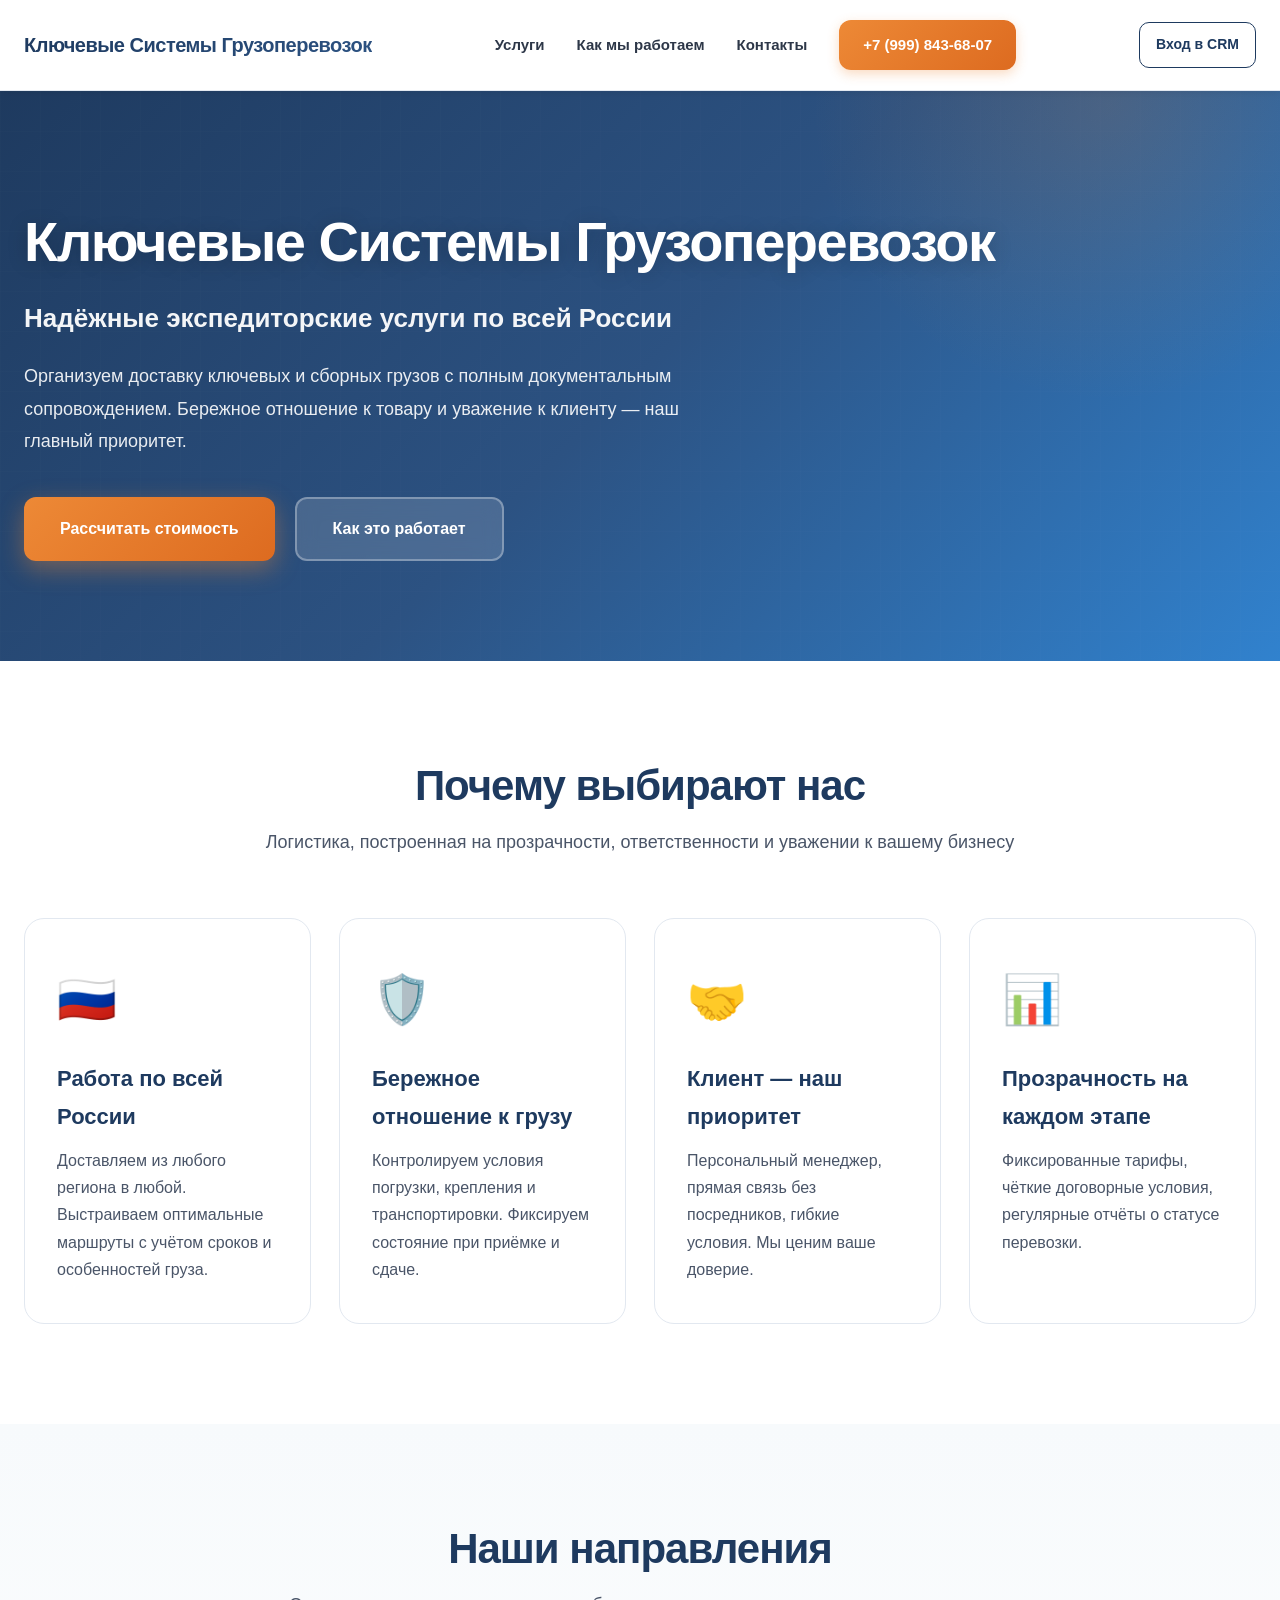
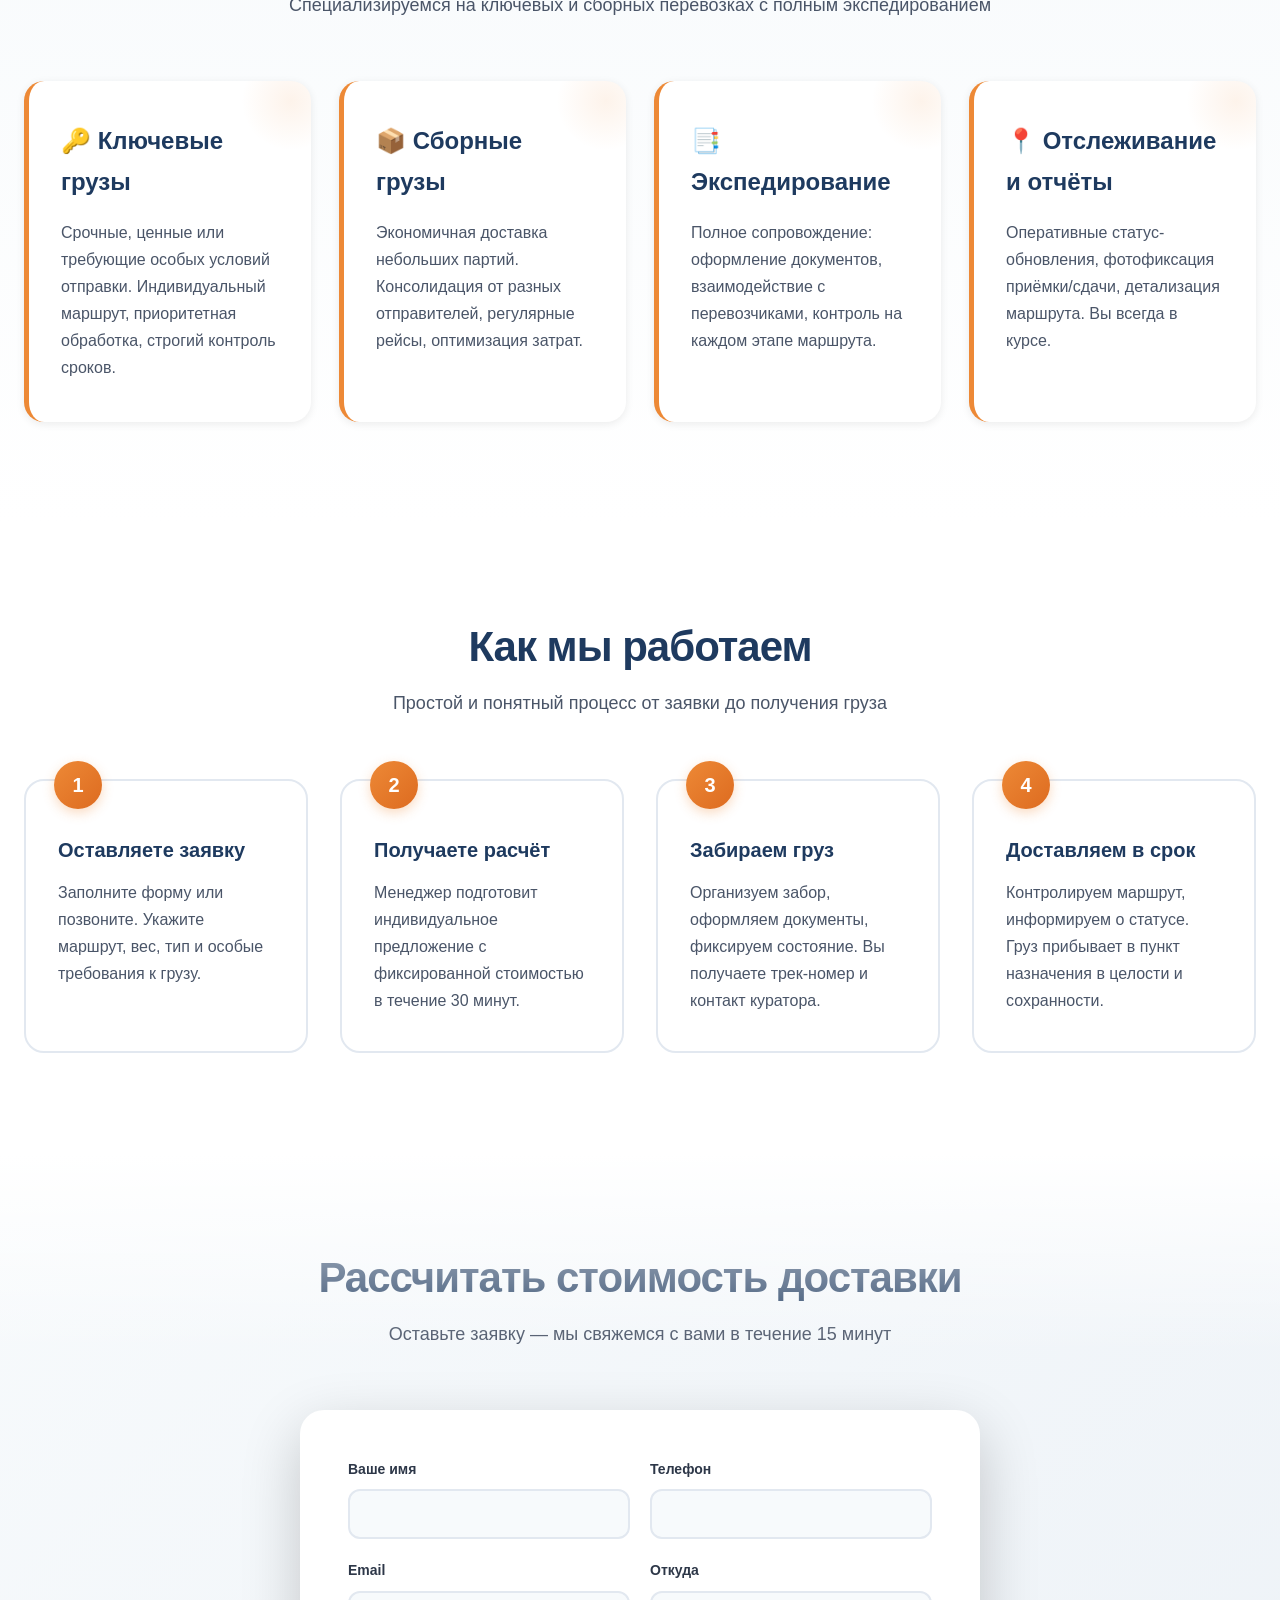
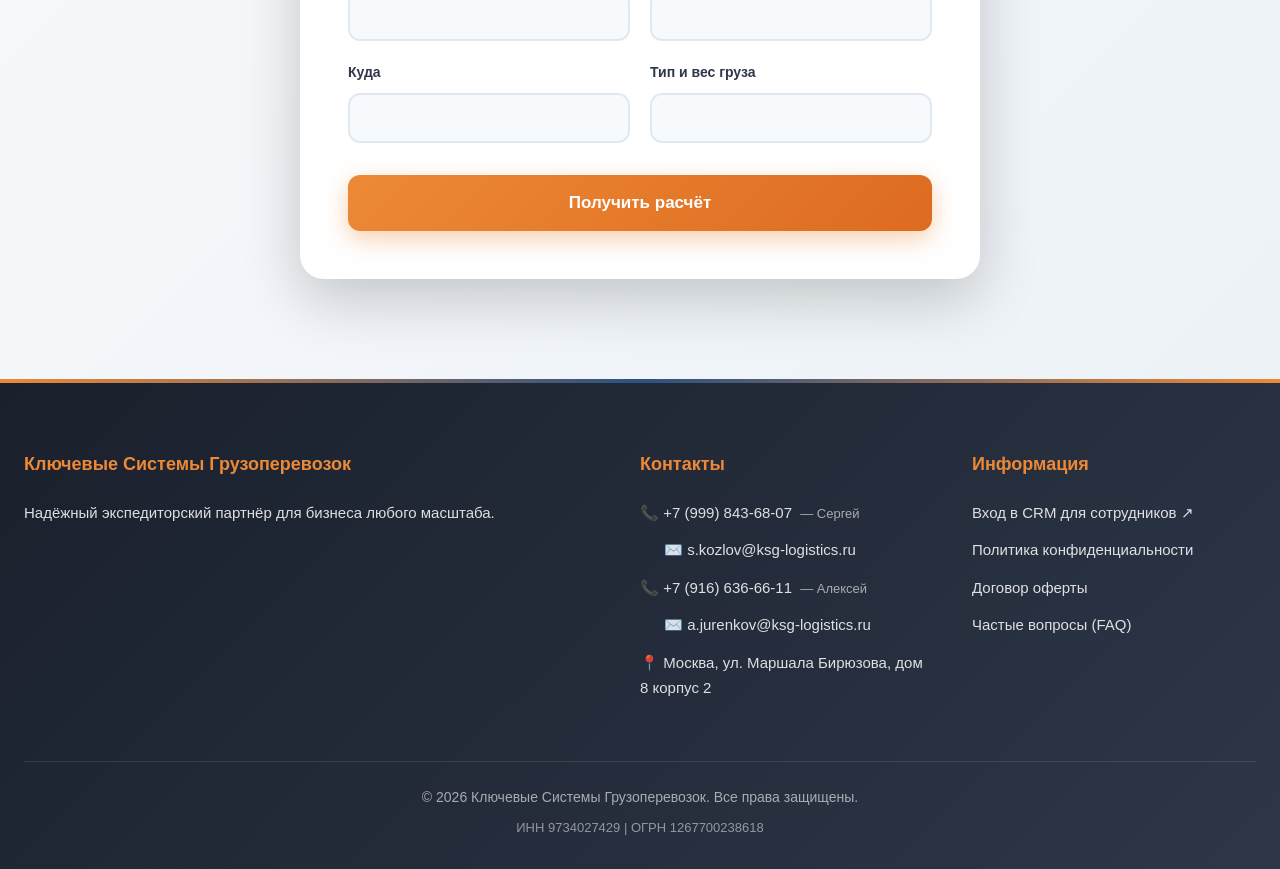
<file: index.html>
<!DOCTYPE html>
<html lang="ru">
<head>
<meta charset="UTF-8">
<meta name="viewport" content="width=device-width, initial-scale=1.0">
<title>Ключевые Системы Грузоперевозок | Доставка по всей России</title>
<meta name="description" content="Ключевые Системы Грузоперевозок — надёжные экспедиторские услуги по всей России. Доставка ключевых и сборных грузов с полным документальным сопровождением.">
<style>
  * { margin: 0; padding: 0; box-sizing: border-box; }
  
  :root {
    --primary: #1e3a5f;
    --primary-light: #2c5282;
    --accent: #ed8936;
    --accent-hover: #dd6b20;
    --dark: #1a202c;
    --gray-dark: #2d3748;
    --gray: #4a5568;
    --gray-light: #718096;
    --gray-lighter: #e2e8f0;
    --bg-light: #f7fafc;
    --white: #ffffff;
    --shadow-sm: 0 2px 8px rgba(0,0,0,0.08);
    --shadow-md: 0 4px 16px rgba(0,0,0,0.12);
    --shadow-lg: 0 10px 40px rgba(0,0,0,0.15);
    --shadow-xl: 0 20px 60px rgba(0,0,0,0.2);
  }
  
  body { 
    font-family: -apple-system, BlinkMacSystemFont, 'Segoe UI', Roboto, 'Helvetica Neue', sans-serif; 
    line-height: 1.7; 
    color: var(--dark); 
    background: var(--white);
    overflow-x: hidden;
  }
  
  .container { max-width: 1280px; margin: 0 auto; padding: 0 24px; }
  
  /* Header */
  header { 
    background: rgba(255,255,255,0.98); 
    backdrop-filter: blur(10px);
    box-shadow: var(--shadow-sm); 
    position: sticky; 
    top: 0; 
    z-index: 100;
    border-bottom: 1px solid var(--gray-lighter);
  }
  
  .nav { 
    display: flex; 
    align-items: center; 
    justify-content: space-between; 
    padding: 20px 0; 
  }
  
  .logo { 
    display: flex; 
    flex-direction: column; 
  }
  
  .logo-name { 
    font-size: 20px; 
    font-weight: 800; 
    background: linear-gradient(135deg, var(--primary) 0%, var(--primary-light) 100%);
    -webkit-background-clip: text;
    -webkit-text-fill-color: transparent;
    background-clip: text;
    letter-spacing: -0.5px;
  }
  
  .nav-links { 
    display: flex; 
    gap: 32px; 
    align-items: center; 
  }
  
  .nav-links a { 
    text-decoration: none; 
    color: var(--gray-dark); 
    font-weight: 600; 
    font-size: 15px;
    transition: all 0.3s;
    position: relative;
  }
  
  .nav-links a:not(.phone-btn):hover { 
    color: var(--primary);
  }
  
  .nav-links a:not(.phone-btn)::after {
    content: '';
    position: absolute;
    bottom: -4px;
    left: 0;
    width: 0;
    height: 2px;
    background: var(--accent);
    transition: width 0.3s;
  }
  
  .nav-links a:not(.phone-btn):hover::after {
    width: 100%;
  }
  
  .phone-btn { 
    background: linear-gradient(135deg, var(--accent) 0%, var(--accent-hover) 100%);
    color: var(--white) !important; 
    padding: 12px 24px; 
    border-radius: 12px; 
    white-space: nowrap;
    font-weight: 700;
    box-shadow: 0 4px 12px rgba(237, 137, 54, 0.3);
    transition: all 0.3s;
  }
  
  .phone-btn:hover { 
    transform: translateY(-2px);
    box-shadow: 0 6px 20px rgba(237, 137, 54, 0.4);
  }
  
  .menu-toggle { 
    display: none; 
    font-size: 28px; 
    background: none; 
    border: none; 
    cursor: pointer;
    color: var(--primary);
  }
  
  /* Hero */
  .hero { 
    background: linear-gradient(135deg, var(--primary) 0%, var(--primary-light) 50%, #3182ce 100%);
    color: var(--white); 
    padding: 120px 0 100px;
    position: relative;
    overflow: hidden;
  }
  
  .hero::before {
    content: '';
    position: absolute;
    top: 0;
    left: 0;
    right: 0;
    bottom: 0;
    background: url('data:image/svg+xml,<svg width="100" height="100" xmlns="http://www.w3.org/2000/svg"><defs><pattern id="grid" width="40" height="40" patternUnits="userSpaceOnUse"><path d="M 40 0 L 0 0 0 40" fill="none" stroke="rgba(255,255,255,0.05)" stroke-width="1"/></pattern></defs><rect width="100" height="100" fill="url(%23grid)"/></svg>');
    opacity: 0.3;
  }
  
  .hero::after {
    content: '';
    position: absolute;
    top: -50%;
    right: -10%;
    width: 600px;
    height: 600px;
    background: radial-gradient(circle, rgba(237, 137, 54, 0.15) 0%, transparent 70%);
    border-radius: 50%;
  }
  
  .hero .container {
    position: relative;
    z-index: 1;
  }
  
  .hero h1 { 
    font-size: 56px; 
    font-weight: 900; 
    margin-bottom: 24px; 
    line-height: 1.1;
    letter-spacing: -1.5px;
    text-shadow: 0 2px 20px rgba(0,0,0,0.2);
  }
  
  .hero .subtitle { 
    font-size: 26px; 
    margin-bottom: 20px; 
    opacity: 0.95;
    font-weight: 600;
  }
  
  .hero .desc { 
    font-size: 18px; 
    max-width: 720px; 
    margin-bottom: 40px; 
    opacity: 0.9;
    line-height: 1.8;
  }
  
  .hero-buttons { 
    display: flex; 
    gap: 20px; 
    flex-wrap: wrap; 
  }
  
  .btn { 
    display: inline-flex;
    align-items: center;
    justify-content: center;
    padding: 16px 36px; 
    border-radius: 12px; 
    text-decoration: none; 
    font-weight: 700; 
    font-size: 16px;
    transition: all 0.3s; 
    cursor: pointer; 
    border: none;
    position: relative;
    overflow: hidden;
  }
  
  .btn::before {
    content: '';
    position: absolute;
    top: 50%;
    left: 50%;
    width: 0;
    height: 0;
    border-radius: 50%;
    background: rgba(255,255,255,0.2);
    transform: translate(-50%, -50%);
    transition: width 0.6s, height 0.6s;
  }
  
  .btn:hover::before {
    width: 300px;
    height: 300px;
  }
  
  .btn-primary { 
    background: linear-gradient(135deg, var(--accent) 0%, var(--accent-hover) 100%);
    color: var(--white);
    box-shadow: 0 8px 24px rgba(237, 137, 54, 0.4);
  }
  
  .btn-primary:hover { 
    transform: translateY(-3px);
    box-shadow: 0 12px 32px rgba(237, 137, 54, 0.5);
  }
  
  .btn-secondary { 
    background: rgba(255,255,255,0.15); 
    color: var(--white); 
    border: 2px solid rgba(255,255,255,0.3);
    backdrop-filter: blur(10px);
  }
  
  .btn-secondary:hover { 
    background: rgba(255,255,255,0.25);
    border-color: rgba(255,255,255,0.5);
    transform: translateY(-3px);
  }
  
  /* Sections */
  section { 
    padding: 100px 0; 
    position: relative;
  }
  
  .section-title { 
    font-size: 42px; 
    font-weight: 800; 
    text-align: center; 
    margin-bottom: 16px; 
    color: var(--primary);
    letter-spacing: -1px;
    line-height: 1.2;
  }
  
  .section-subtitle { 
    text-align: center; 
    color: var(--gray); 
    font-size: 18px; 
    margin-bottom: 60px; 
    max-width: 760px; 
    margin-left: auto; 
    margin-right: auto;
    line-height: 1.7;
  }
  
  /* Features */
  .features-grid { 
    display: grid; 
    grid-template-columns: repeat(auto-fit, minmax(280px, 1fr)); 
    gap: 28px; 
  }
  
  .feature-card { 
    background: var(--white);
    padding: 40px 32px; 
    border-radius: 20px; 
    border: 1px solid var(--gray-lighter);
    transition: all 0.4s cubic-bezier(0.4, 0, 0.2, 1);
    position: relative;
    overflow: hidden;
  }
  
  .feature-card::before {
    content: '';
    position: absolute;
    top: 0;
    left: 0;
    width: 100%;
    height: 4px;
    background: linear-gradient(90deg, var(--accent) 0%, var(--primary-light) 100%);
    transform: scaleX(0);
    transform-origin: left;
    transition: transform 0.4s;
  }
  
  .feature-card:hover { 
    transform: translateY(-8px); 
    box-shadow: var(--shadow-xl);
    border-color: transparent;
  }
  
  .feature-card:hover::before {
    transform: scaleX(1);
  }
  
  .feature-icon { 
    font-size: 48px; 
    margin-bottom: 20px;
    display: inline-block;
    transition: transform 0.3s;
  }
  
  .feature-card:hover .feature-icon {
    transform: scale(1.1) rotate(5deg);
  }
  
  .feature-card h3 { 
    font-size: 22px; 
    margin-bottom: 12px; 
    color: var(--primary);
    font-weight: 700;
  }
  
  .feature-card p { 
    color: var(--gray); 
    font-size: 16px;
    line-height: 1.7;
  }
  
  /* Services */
  .services { 
    background: linear-gradient(180deg, var(--bg-light) 0%, var(--white) 100%);
  }
  
  .services-grid { 
    display: grid; 
    grid-template-columns: repeat(auto-fit, minmax(280px, 1fr)); 
    gap: 28px; 
  }
  
  .service-card { 
    background: var(--white);
    padding: 40px 32px; 
    border-radius: 20px; 
    border-left: 5px solid var(--accent);
    box-shadow: var(--shadow-sm);
    transition: all 0.4s;
    position: relative;
    overflow: hidden;
  }
  
  .service-card::after {
    content: '';
    position: absolute;
    top: 0;
    right: 0;
    width: 100px;
    height: 100px;
    background: radial-gradient(circle, rgba(237, 137, 54, 0.1) 0%, transparent 70%);
    border-radius: 50%;
    transform: translate(30%, -30%);
  }
  
  .service-card:hover { 
    transform: translateY(-6px);
    box-shadow: var(--shadow-lg);
    border-left-width: 8px;
  }
  
  .service-card h3 { 
    font-size: 24px; 
    margin-bottom: 16px; 
    color: var(--primary);
    font-weight: 700;
    position: relative;
    z-index: 1;
  }
  
  .service-card p { 
    color: var(--gray);
    font-size: 16px;
    line-height: 1.7;
    position: relative;
    z-index: 1;
  }
  
  /* Steps */
  .steps-grid { 
    display: grid; 
    grid-template-columns: repeat(auto-fit, minmax(260px, 1fr)); 
    gap: 32px; 
  }
  
  .step { 
    background: var(--white);
    padding: 36px 32px; 
    border-radius: 20px; 
    border: 2px solid var(--gray-lighter);
    position: relative;
    transition: all 0.4s;
  }
  
  .step:hover {
    border-color: var(--accent);
    transform: translateY(-6px);
    box-shadow: var(--shadow-lg);
  }
  
  .step-number { 
    position: absolute; 
    top: -20px; 
    left: 28px; 
    background: linear-gradient(135deg, var(--accent) 0%, var(--accent-hover) 100%);
    color: var(--white); 
    width: 48px; 
    height: 48px; 
    border-radius: 50%; 
    display: flex; 
    align-items: center; 
    justify-content: center; 
    font-weight: 800; 
    font-size: 20px;
    box-shadow: 0 4px 12px rgba(237, 137, 54, 0.3);
  }
  
  .step h3 { 
    margin: 16px 0 12px; 
    color: var(--primary); 
    font-size: 20px;
    font-weight: 700;
  }
  
  .step p { 
    color: var(--gray); 
    font-size: 16px;
    line-height: 1.7;
  }
  
  /* Form */
  .form-section { 
    background: linear-gradient(135deg, var(--bg-light) 0%, #edf2f7 100%);
    position: relative;
  }
  
  .form-section::before {
    content: '';
    position: absolute;
    top: 0;
    left: 0;
    right: 0;
    height: 200px;
    background: linear-gradient(180deg, var(--white) 0%, transparent 100%);
  }
  
  .form-wrapper { 
    max-width: 680px; 
    margin: 0 auto; 
    background: var(--white);
    padding: 48px; 
    border-radius: 24px; 
    box-shadow: var(--shadow-xl);
    position: relative;
    z-index: 1;
  }
  
  .form-grid { 
    display: grid; 
    grid-template-columns: 1fr 1fr; 
    gap: 20px; 
    margin-bottom: 20px; 
  }
  
  .form-group { 
    display: flex; 
    flex-direction: column; 
  }
  
  .form-group.full { 
    grid-column: 1 / -1; 
  }
  
  .form-group label { 
    font-size: 14px; 
    color: var(--gray-dark); 
    margin-bottom: 8px; 
    font-weight: 600;
  }
  
  .form-group input, 
  .form-group textarea { 
    padding: 14px 16px; 
    border: 2px solid var(--gray-lighter); 
    border-radius: 12px; 
    font-size: 16px; 
    font-family: inherit; 
    transition: all 0.3s;
    background: var(--bg-light);
  }
  
  .form-group input:focus, 
  .form-group textarea:focus { 
    outline: none; 
    border-color: var(--accent);
    background: var(--white);
    box-shadow: 0 0 0 3px rgba(237, 137, 54, 0.1);
  }
  
  .form-wrapper .btn { 
    width: 100%; 
    margin-top: 12px;
    padding: 18px;
    font-size: 17px;
  }
  
  /* Footer */
  footer { 
    background: linear-gradient(135deg, var(--dark) 0%, var(--gray-dark) 100%);
    color: var(--white); 
    padding: 70px 0 30px;
    position: relative;
  }
  
  footer::before {
    content: '';
    position: absolute;
    top: 0;
    left: 0;
    right: 0;
    height: 4px;
    background: linear-gradient(90deg, var(--accent) 0%, var(--primary-light) 50%, var(--accent) 100%);
  }
  
  .footer-grid { 
    display: grid; 
    grid-template-columns: 2fr 1fr 1fr; 
    gap: 48px; 
    margin-bottom: 48px; 
  }
  
  .footer-col h4 { 
    font-size: 18px; 
    margin-bottom: 20px; 
    color: var(--accent);
    font-weight: 700;
  }
  
  .footer-col p, 
  .footer-col a { 
    color: rgba(255,255,255,0.85); 
    text-decoration: none; 
    font-size: 15px; 
    display: block; 
    margin-bottom: 12px;
    transition: all 0.3s;
  }
  
  .footer-col a:hover { 
    color: var(--white);
    transform: translateX(4px);
  }
  
  .footer-contact-name { 
    font-size: 13px; 
    color: rgba(255,255,255,0.6); 
    margin-left: 4px;
    font-weight: 500;
  }
  
  .footer-contact-email { 
    font-size: 13px; 
    color: rgba(255,255,255,0.6); 
    margin-left: 24px; 
    display: block; 
    margin-bottom: 16px;
  }
  
  .footer-bottom { 
    border-top: 1px solid rgba(255,255,255,0.1); 
    padding-top: 24px; 
    text-align: center; 
    font-size: 14px; 
    color: rgba(255,255,255,0.6);
  }
  
  .footer-requisites { 
    margin-top: 8px; 
    font-size: 13px; 
    color: rgba(255,255,255,0.5);
  }
  
  /* Responsive */
  @media (max-width: 768px) {
    .nav-links { 
      display: none; 
      position: absolute; 
      top: 100%; 
      left: 0; 
      right: 0; 
      background: var(--white); 
      flex-direction: column; 
      padding: 24px; 
      gap: 20px; 
      box-shadow: var(--shadow-lg);
      border-top: 1px solid var(--gray-lighter);
    }
    .nav-links.active { 
      display: flex; 
    }
    .menu-toggle { 
      display: block; 
    }
    .hero { 
      padding: 80px 0 60px; 
    }
    .hero h1 { 
      font-size: 36px; 
    }
    .hero .subtitle { 
      font-size: 20px; 
    }
    .hero .desc {
      font-size: 16px;
    }
    .section-title { 
      font-size: 32px; 
    }
    .form-grid { 
      grid-template-columns: 1fr; 
    }
    .footer-grid { 
      grid-template-columns: 1fr; 
      gap: 32px; 
    }
    section { 
      padding: 70px 0; 
    }
    .form-wrapper {
      padding: 32px 24px;
    }
  }

  /* Staff access remains visible when the mobile menu is collapsed. */
  .nav { gap: 24px; }
  .logo { min-width: 0; }
  .logo-name { line-height: 1.3; }
  .nav-actions { display: flex; align-items: center; gap: 12px; flex-shrink: 0; }
  .crm-login { display: inline-flex; align-items: center; justify-content: center; padding: 10px 16px; border: 1px solid var(--primary); border-radius: 10px; color: var(--primary); font-size: 14px; font-weight: 700; text-decoration: none; white-space: nowrap; transition: background .2s, color .2s; }
  .crm-login:hover { background: var(--primary); color: var(--white); }
  .crm-login:focus-visible, .menu-toggle:focus-visible { outline: 3px solid var(--accent); outline-offset: 4px; }
  @media (max-width: 1100px) {
    .nav-links { display: none; position: absolute; top: 100%; left: 0; right: 0; background: var(--white); flex-direction: column; padding: 24px; gap: 20px; box-shadow: var(--shadow-lg); border-top: 1px solid var(--gray-lighter); }
    .nav-links.active { display: flex; }
    .menu-toggle { display: block; }
  }
  @media (max-width: 600px) {
    .nav { gap: 12px; padding: 16px 0; }
    .logo-name { font-size: 15px; }
    .nav-actions { gap: 8px; }
    .crm-login { padding: 9px 10px; font-size: 12px; }
    .menu-toggle { font-size: 24px; }
  }
</style>
</head>
<body>

<header>
  <div class="container">
    <nav class="nav" aria-label="Главная навигация">
      <div class="logo">
        <span class="logo-name">Ключевые Системы Грузоперевозок</span>
      </div>
      <div class="nav-links" id="navLinks">
        <a href="#services">Услуги</a>
        <a href="#how-it-works">Как мы работаем</a>
        <a href="#contact">Контакты</a>
        <a href="tel:+79998436807" class="phone-btn">+7 (999) 843-68-07</a>
      </div>
      <div class="nav-actions">
        <a href="https://kozlovsergey1983-arch-ksg-logistics-5ab5.twc1.net/" class="crm-login" target="_blank" rel="noopener noreferrer" aria-label="Вход в CRM для сотрудников (откроется в новой вкладке)">Вход в CRM</a>
        <button type="button" class="menu-toggle" aria-label="Открыть меню" aria-controls="navLinks" aria-expanded="false" onclick="toggleLandingMenu()">☰</button>
      </div>
    </nav>
  </div>
</header>

<section class="hero">
  <div class="container">
    <h1>Ключевые Системы Грузоперевозок</h1>
    <p class="subtitle">Надёжные экспедиторские услуги по всей России</p>
    <p class="desc">Организуем доставку ключевых и сборных грузов с полным документальным сопровождением. Бережное отношение к товару и уважение к клиенту — наш главный приоритет.</p>
    <div class="hero-buttons">
      <a href="#contact" class="btn btn-primary">Рассчитать стоимость</a>
      <a href="#how-it-works" class="btn btn-secondary">Как это работает</a>
    </div>
  </div>
</section>

<section id="why-us">
  <div class="container">
    <h2 class="section-title">Почему выбирают нас</h2>
    <p class="section-subtitle">Логистика, построенная на прозрачности, ответственности и уважении к вашему бизнесу</p>
    <div class="features-grid">
      <div class="feature-card">
        <div class="feature-icon">🇷🇺</div>
        <h3>Работа по всей России</h3>
        <p>Доставляем из любого региона в любой. Выстраиваем оптимальные маршруты с учётом сроков и особенностей груза.</p>
      </div>
      <div class="feature-card">
        <div class="feature-icon">🛡️</div>
        <h3>Бережное отношение к грузу</h3>
        <p>Контролируем условия погрузки, крепления и транспортировки. Фиксируем состояние при приёмке и сдаче.</p>
      </div>
      <div class="feature-card">
        <div class="feature-icon">🤝</div>
        <h3>Клиент — наш приоритет</h3>
        <p>Персональный менеджер, прямая связь без посредников, гибкие условия. Мы ценим ваше доверие.</p>
      </div>
      <div class="feature-card">
        <div class="feature-icon">📊</div>
        <h3>Прозрачность на каждом этапе</h3>
        <p>Фиксированные тарифы, чёткие договорные условия, регулярные отчёты о статусе перевозки.</p>
      </div>
    </div>
  </div>
</section>

<section class="services" id="services">
  <div class="container">
    <h2 class="section-title">Наши направления</h2>
    <p class="section-subtitle">Специализируемся на ключевых и сборных перевозках с полным экспедированием</p>
    <div class="services-grid">
      <div class="service-card">
        <h3>🔑 Ключевые грузы</h3>
        <p>Срочные, ценные или требующие особых условий отправки. Индивидуальный маршрут, приоритетная обработка, строгий контроль сроков.</p>
      </div>
      <div class="service-card">
        <h3>📦 Сборные грузы</h3>
        <p>Экономичная доставка небольших партий. Консолидация от разных отправителей, регулярные рейсы, оптимизация затрат.</p>
      </div>
      <div class="service-card">
        <h3>📑 Экспедирование</h3>
        <p>Полное сопровождение: оформление документов, взаимодействие с перевозчиками, контроль на каждом этапе маршрута.</p>
      </div>
      <div class="service-card">
        <h3>📍 Отслеживание и отчёты</h3>
        <p>Оперативные статус-обновления, фотофиксация приёмки/сдачи, детализация маршрута. Вы всегда в курсе.</p>
      </div>
    </div>
  </div>
</section>

<section id="how-it-works">
  <div class="container">
    <h2 class="section-title">Как мы работаем</h2>
    <p class="section-subtitle">Простой и понятный процесс от заявки до получения груза</p>
    <div class="steps-grid">
      <div class="step">
        <div class="step-number">1</div>
        <h3>Оставляете заявку</h3>
        <p>Заполните форму или позвоните. Укажите маршрут, вес, тип и особые требования к грузу.</p>
      </div>
      <div class="step">
        <div class="step-number">2</div>
        <h3>Получаете расчёт</h3>
        <p>Менеджер подготовит индивидуальное предложение с фиксированной стоимостью в течение 30 минут.</p>
      </div>
      <div class="step">
        <div class="step-number">3</div>
        <h3>Забираем груз</h3>
        <p>Организуем забор, оформляем документы, фиксируем состояние. Вы получаете трек-номер и контакт куратора.</p>
      </div>
      <div class="step">
        <div class="step-number">4</div>
        <h3>Доставляем в срок</h3>
        <p>Контролируем маршрут, информируем о статусе. Груз прибывает в пункт назначения в целости и сохранности.</p>
      </div>
    </div>
  </div>
</section>

<section class="form-section" id="contact">
  <div class="container">
    <h2 class="section-title">Рассчитать стоимость доставки</h2>
    <p class="section-subtitle">Оставьте заявку — мы свяжемся с вами в течение 15 минут</p>
    <div class="form-wrapper">
      <form onsubmit="event.preventDefault(); alert('Спасибо! Мы свяжемся с вами в ближайшее время.');">
        <div class="form-grid">
          <div class="form-group"><label>Ваше имя</label><input type="text" required></div>
          <div class="form-group"><label>Телефон</label><input type="tel" required></div>
          <div class="form-group"><label>Email</label><input type="email"></div>
          <div class="form-group"><label>Откуда</label><input type="text"></div>
          <div class="form-group"><label>Куда</label><input type="text"></div>
          <div class="form-group"><label>Тип и вес груза</label><input type="text"></div>
        </div>
        <button type="submit" class="btn btn-primary">Получить расчёт</button>
      </form>
    </div>
  </div>
</section>

<footer>
  <div class="container">
    <div class="footer-grid">
      <div class="footer-col">
        <h4>Ключевые Системы Грузоперевозок</h4>
        <p>Надёжный экспедиторский партнёр для бизнеса любого масштаба.</p>
      </div>
      <div class="footer-col">
        <h4>Контакты</h4>
        <a href="tel:+79998436807">📞 +7 (999) 843-68-07 <span class="footer-contact-name">— Сергей</span></a>
        <a href="mailto:s.kozlov@ksg-logistics.ru" class="footer-contact-email">✉️ s.kozlov@ksg-logistics.ru</a>
        <a href="tel:+79166366611">📞 +7 (916) 636-66-11 <span class="footer-contact-name">— Алексей</span></a>
        <a href="mailto:a.jurenkov@ksg-logistics.ru" class="footer-contact-email">✉️ a.jurenkov@ksg-logistics.ru</a>
        <p>📍 Москва, ул. Маршала Бирюзова, дом 8 корпус 2</p>
      </div>
      <div class="footer-col">
        <h4>Информация</h4>
        <a href="https://kozlovsergey1983-arch-ksg-logistics-5ab5.twc1.net/" target="_blank" rel="noopener noreferrer">Вход в CRM для сотрудников ↗</a>
        <a href="#">Политика конфиденциальности</a>
        <a href="#">Договор оферты</a>
        <a href="#">Частые вопросы (FAQ)</a>
      </div>
    </div>
    <div class="footer-bottom">
      © 2026 Ключевые Системы Грузоперевозок. Все права защищены.
      <div class="footer-requisites">ИНН 9734027429 | ОГРН 1267700238618</div>
    </div>
  </div>
</footer>

<script>
function toggleLandingMenu(force) {
  const links = document.getElementById('navLinks');
  const toggle = document.querySelector('.menu-toggle');
  const open = typeof force === 'boolean' ? force : !links.classList.contains('active');
  links.classList.toggle('active', open);
  toggle.setAttribute('aria-expanded', String(open));
  toggle.setAttribute('aria-label', open ? 'Закрыть меню' : 'Открыть меню');
}
document.querySelectorAll('#navLinks a').forEach(link => {
  link.addEventListener('click', () => toggleLandingMenu(false));
});
document.addEventListener('keydown', event => {
  if (event.key === 'Escape') toggleLandingMenu(false);
});
</script>
</body>
</html>
</file>
